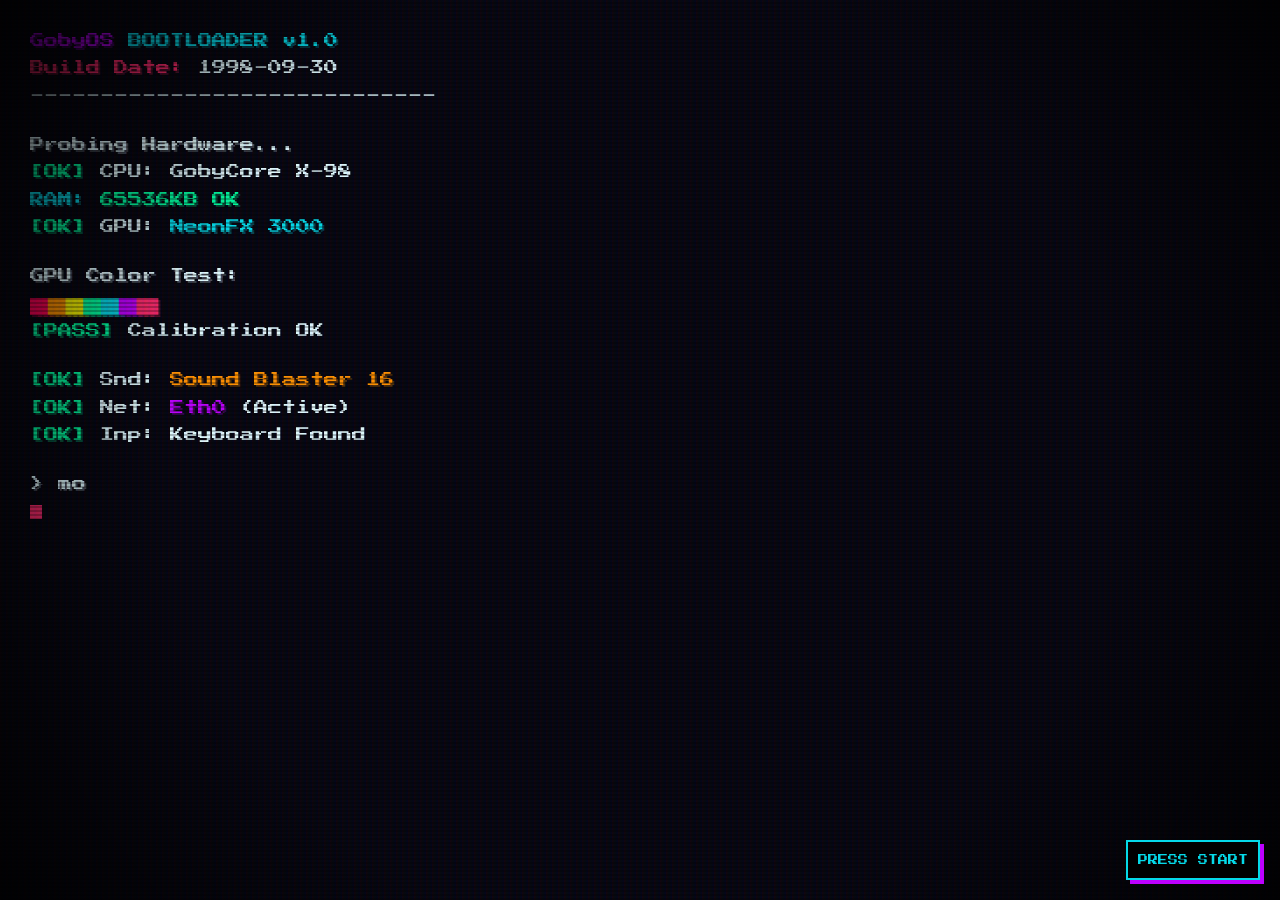
<file: personal/index.html>
<!doctype html>
<html lang="en">
  <head>
    <meta charset="utf-8" />
    <meta name="viewport" content="width=device-width,initial-scale=1" />
    <title>GobyOS Boot - Gal Ben</title>

    <style>
      /* REQUESTED FONT */
      @import url("https://fonts.googleapis.com/css2?family=Press+Start+2P&display=swap");

      :root {
        /* Cyberpunk Neon Palette */
        --bg-color: #050510;
        --c-pink: #ff2a6d;
        --c-cyan: #05d9e8;
        --c-green: #00ff9f;
        --c-yellow: #f7f700;
        --c-orange: #ff9100;
        --c-purple: #bd00ff;
        --c-red: #ff0055;
        --c-white: #e0faff;
        
        --ui-font: "Press Start 2P", cursive;
      }

      html, body {
        height: 100%;
        margin: 0;
        overflow: hidden;
        background-color: var(--bg-color);
        color: var(--c-white);
        font-family: var(--ui-font);
        
        /* "Press Start 2P" is wide, so we use responsive sizing */
        font-size: clamp(9px, 1.5vw, 14px); 
        line-height: 1.6; /* Needs breathing room */
        
        /* DISABLE COPY / SELECT */
        -webkit-user-select: none;
        -moz-user-select: none;
        -ms-user-select: none;
        user-select: none;
        cursor: default;
      }

      /* CRT Scanline & Vignette Effects */
      body::before {
        content: " ";
        display: block;
        position: absolute;
        top: 0; left: 0; bottom: 0; right: 0;
        background: linear-gradient(rgba(18, 16, 16, 0) 50%, rgba(0, 0, 0, 0.25) 50%), 
                    linear-gradient(90deg, rgba(255,0,0,0.06), rgba(0,255,0,0.02), rgba(0,0,255,0.06));
        background-size: 100% 4px, 6px 100%;
        z-index: 99;
        pointer-events: none;
      }
      
      body::after {
        content: " ";
        display: block;
        position: absolute;
        top: 0; left: 0; bottom: 0; right: 0;
        background: radial-gradient(circle, rgba(0,0,0,0) 60%, rgba(0,0,0,0.85) 100%);
        z-index: 99;
        pointer-events: none;
      }

      #terminal {
        position: relative;
        z-index: 1;
        padding: 30px; /* Reduced padding for mobile */
        width: 100%;
        height: 100%;
        box-sizing: border-box;
        overflow-y: auto;
        padding-bottom: 100px;
      }

      /* Custom Scrollbar */
      #terminal::-webkit-scrollbar { width: 8px; }
      #terminal::-webkit-scrollbar-thumb { background: var(--c-purple); }
      #terminal::-webkit-scrollbar-track { background: #000; }

      /* Utility Classes for Colors */
      .c-pink   { color: var(--c-pink); text-shadow: 2px 2px 0px rgba(255, 42, 109, 0.3); }
      .c-cyan   { color: var(--c-cyan); text-shadow: 2px 2px 0px rgba(5, 217, 232, 0.3); }
      .c-green  { color: var(--c-green); text-shadow: 2px 2px 0px rgba(0, 255, 159, 0.3); }
      .c-purple { color: var(--c-purple); text-shadow: 2px 2px 0px rgba(189, 0, 255, 0.3); }
      .c-red    { color: var(--c-red); text-shadow: 2px 2px 0px rgba(255, 0, 85, 0.3); }
      .c-yellow { color: var(--c-yellow); text-shadow: 2px 2px 0px rgba(247, 247, 0, 0.3); }
      .c-orange { color: var(--c-orange); text-shadow: 2px 2px 0px rgba(255, 145, 0, 0.3); }
      .c-white  { color: var(--c-white); text-shadow: 2px 2px 0px rgba(224, 250, 255, 0.3); }
      
      .dim { opacity: 0.7; }

      /* Rainbow Bar Logic */
      .rainbow-block {
        display: inline-block;
        letter-spacing: -4px; /* Tighten blocks for pixel font */
      }

      /* The Blinking Cursor */
      .cursor {
        display: inline-block;
        width: 12px;
        height: 1em;
        background-color: var(--c-pink);
        vertical-align: text-bottom;
        animation: blink 1s step-end infinite;
      }
      @keyframes blink { 0%, 100% { opacity: 1; } 50% { opacity: 0; } }

      /* Skip Button */
      #skip-hint {
        position: fixed;
        bottom: 20px;
        right: 20px;
        font-family: var(--ui-font);
        font-size: 10px; /* Small pixel font */
        color: var(--c-cyan);
        z-index: 100;
        opacity: 0;
        transition: opacity 0.5s ease;
        border: 2px solid var(--c-cyan);
        padding: 10px;
        background: #000;
        box-shadow: 4px 4px 0px var(--c-purple);
        cursor: pointer;
        pointer-events: auto;
      }
      #skip-hint:hover {
        background: var(--c-cyan);
        color: #000;
        box-shadow: 4px 4px 0px var(--c-white);
      }

      @media (max-width: 600px) {
        #terminal { padding: 15px; }
      }
      
      .line { margin-bottom: 5px; min-height: 1.2em; word-break: break-all; }
    </style>
  </head>
  
  <body>
    
    <div id="terminal"></div>
    <div id="skip-hint">PRESS START</div>

    <script>
      /* CONFIGURATION */
      const TYPE_SPEED = 15; 
      const LINE_PAUSE = 40; 
      const TARGET_URL = "site/index.html";
      const BUILD_DATE = "1998-09-30"; // User Birth Date

      // Helper to generate rainbow blocks
      const RB = "█";
      const RAINBOW_LINE = `
        <span class="rainbow-block">
          <span class="c-red">${RB}${RB}${RB}</span><span class="c-orange">${RB}${RB}${RB}</span><span class="c-yellow">${RB}${RB}${RB}</span><span class="c-green">${RB}${RB}${RB}</span><span class="c-cyan">${RB}${RB}${RB}</span><span class="c-purple">${RB}${RB}${RB}</span><span class="c-pink">${RB}${RB}${RB}</span>
        </span>
      `;

      /* * BOOT SEQUENCE */
      const bootSequence = [
        `<span class="c-purple">GobyOS</span> <span class="c-cyan">BOOTLOADER v1.0</span>`,
        `<span class="c-pink">Build Date:</span> ${BUILD_DATE}`,
        `-----------------------------`,
        "",
        `<span class="c-white">Probing Hardware...</span>`,
        `<span class="c-green">[OK]</span> CPU: GobyCore X-98`,
        "MEMTEST", // Dynamic memory line
        `<span class="c-green">[OK]</span> GPU: <span class="c-cyan">NeonFX 3000</span>`,
        "",
        `<span class="c-white">GPU Color Test:</span>`,
        RAINBOW_LINE, 
        `<span class="c-green">[PASS]</span> Calibration OK`,
        "",
        `<span class="c-green">[OK]</span> Snd: <span class="c-orange">Sound Blaster 16</span>`,
        `<span class="c-green">[OK]</span> Net: <span class="c-purple">Eth0</span> (Active)`,
        `<span class="c-green">[OK]</span> Inp: Keyboard Found`,
        "",
        "> mounting /dev/sda1...",
        "> checking hash...",
        `<span class="c-green">[OK]</span> Hash: 9f86d081`,
        "",
        "> login: root",
        "> password: ********",
        "",
        `<span class="c-cyan">ACCESS GRANTED</span>`,
        `<span class="c-pink dim">User: Gal Ben</span>`,
        "",
        "> load control_sys.sys",
        "> load mech_mod.lib",
        "",
        `<span class="c-yellow">[INFO]</span> Starting UI...`,
        `<span class="c-purple">Loading Session >>></span>`,
      ];

      const terminal = document.getElementById("terminal");
      const skipHint = document.getElementById("skip-hint");
      let skipped = false;

      // Memory Test Logic
      async function runMemoryTest(div) {
        div.innerHTML = `<span class="c-cyan">RAM:</span> <span class="c-yellow">0KB</span>`;
        const total = 65536; 
        let current = 0;
        const step = 4096; // Faster steps
        
        while (current <= total) {
            if (skipped) {
                div.innerHTML = `<span class="c-cyan">RAM:</span> <span class="c-green">${total}KB OK</span>`;
                return;
            }
            div.innerHTML = `<span class="c-cyan">RAM:</span> <span class="c-yellow">${current}KB</span>`;
            current += step;
            window.scrollTo(0, document.body.scrollHeight);
            await new Promise(r => setTimeout(r, 10)); 
        }
        div.innerHTML = `<span class="c-cyan">RAM:</span> <span class="c-green">${total}KB OK</span>`;
      }

      async function typeText() {
        const cursor = document.createElement("span");
        cursor.className = "cursor";
        terminal.appendChild(cursor);

        for (let line of bootSequence) {
          if (skipped) return;

          const div = document.createElement("div");
          div.className = "line";
          terminal.insertBefore(div, cursor);

          if (line === "MEMTEST") {
             await runMemoryTest(div);
             await new Promise(r => setTimeout(r, LINE_PAUSE));
             continue;
          }

          // User Input Logic
          if (line.trim().startsWith(">")) {
            div.className = "line c-white"; 
            for (let char of line) {
              if (skipped) return;
              div.textContent += char;
              window.scrollTo(0, document.body.scrollHeight);
              await new Promise(r => setTimeout(r, TYPE_SPEED + Math.random() * 20));
            }
          } 
          // System Output Logic
          else {
            div.innerHTML = line;
            window.scrollTo(0, document.body.scrollHeight);
          }

          await new Promise(r => setTimeout(r, LINE_PAUSE));
        }

        if (!skipped) {
          setTimeout(finishBoot, 800);
        }
      }

      function finishBoot() {
        window.location.href = TARGET_URL;
      }

      function skip() {
        if (skipped) return;
        skipped = true;
        
        const cursor = document.querySelector(".cursor");
        if(cursor) cursor.remove();
        
        const lastLine = document.createElement("div");
        lastLine.className = "c-pink line";
        lastLine.textContent = ">>> WARP DRIVE ACTIVE";
        terminal.appendChild(lastLine);
        window.scrollTo(0, document.body.scrollHeight);

        setTimeout(finishBoot, 200);
      }

      document.addEventListener("keydown", skip);
      document.addEventListener("click", skip);
      document.addEventListener("touchstart", skip);
      skipHint.addEventListener("click", (e) => {
          e.stopPropagation(); 
          skip();
      });

      setTimeout(() => {
        if(!skipped) skipHint.style.opacity = 1;
      }, 1000);

      window.onload = typeText;
    </script>
  </body>
</html>
</file>
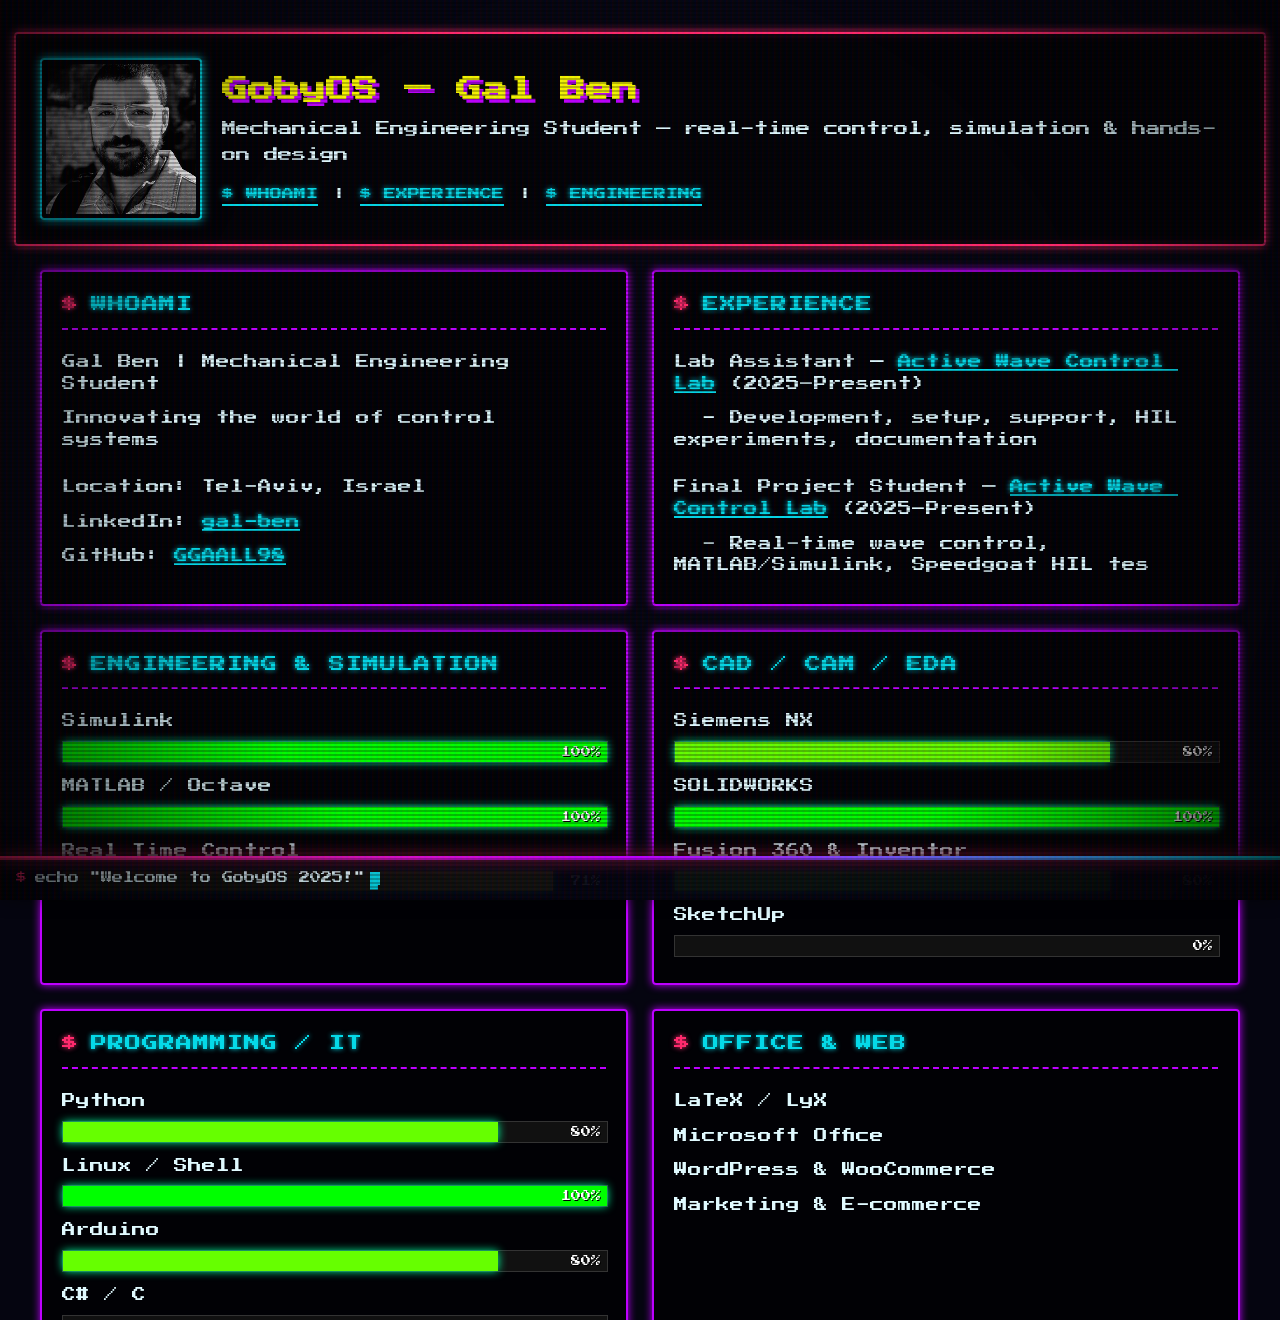
<file: personal/site/index.html>
<!doctype html>
<html lang="en">
  <head>
    <meta charset="utf-8" />
    <meta name="viewport" content="width=device-width,initial-scale=1" />
    <title>GobyOS - Gal Ben</title>
    <link rel="stylesheet" href="styles.css" />

    <!-- Primary Meta Tags -->
    <meta
      name="title"
      content="Gal Ben - Mechanical Engineer & Control Systems Developer"
    />
    <meta
      name="description"
      content="Exploring control systems, mechanics, and acoustics. A minimalist engineer building ideas from simulation to hardware. Booting innovation from the command line."
    />

    <!-- Open Graph / Facebook -->
    <meta property="og:type" content="website" />
    <meta property="og:url" content="https://ggaall98.github.io/GobyOS-2025/" />
    <meta
      property="og:title"
      content="Gal Ben - Mechanical Engineer & Control Systems Developer"
    />
    <meta
      property="og:description"
      content="Exploring control systems, mechanics, and acoustics. A minimalist engineer building ideas from simulation to hardware. Booting innovation from the command line."
    />
    <!-- <meta property="og:image" content="https://goby.dev/assets/preview.png"> -->

    <!-- Twitter -->
    <!-- <meta name="twitter:card" content="summary_large_image"> -->
    <meta
      name="twitter:url"
      content="https://ggaall98.github.io/GobyOS-2025/"
    />
    <meta
      name="twitter:title"
      content="Gal Ben - Mechanical Engineer & Control Systems Developer"
    />
    <meta
      name="twitter:description"
      content="Exploring control systems, mechanics, and acoustics. A minimalist engineer building ideas from simulation to hardware. Booting innovation from the command line."
    />
    <!-- <meta name="twitter:image" content="https://goby.dev/assets/preview.png"> -->

    <!-- Theme & Color -->
    <meta name="theme-color" content="#0a0a0a" />
    <meta name="color-scheme" content="dark light" />

    <!-- Technical SEO -->
    <meta name="robots" content="index, follow" />
    <meta name="language" content="en" />
    <meta name="author" content="Gal Ben" />
    <meta name="viewport" content="width=device-width, initial-scale=1.0" />

    <!-- Performance & Branding -->
    <!-- <link rel="icon" type="image/png" href="/assets/favicon.png"> -->
    <!-- <link rel="manifest" href="/manifest.json"> -->
    <link rel="canonical" href="https://ggaall98.github.io/GobyOS-2025/" />
  </head>
  <body>
    <!-- HERO -->
    <div class="hero" id="top">
      <img src="profile.webp" alt="Profile" class="profile-pic" />
      <div class="text">
        <h1>GobyOS — Gal Ben</h1>
        <p>
          Mechanical Engineering Student — real-time control, simulation &
          hands-on design
        </p>
        <div class="nav-links">
          <a href="#whoami-panel">$ WHOAMI</a> |
          <a href="#experience-panel">$ EXPERIENCE</a> |
          <a href="#engineering-panel">$ ENGINEERING</a>
        </div>
      </div>
    </div>

    <!-- PANELS -->
    <div class="container">
      <div class="panel" id="whoami-panel">
        <div class="panel-title">
          <span class="dollar">$</span><span class="name">WHOAMI</span>
        </div>
      </div>

      <div class="panel" id="experience-panel">
        <div class="panel-title">
          <span class="dollar">$</span><span class="name">EXPERIENCE</span>
        </div>
      </div>

      <div class="panel" id="engineering-panel">
        <div class="panel-title">
          <span class="dollar">$</span
          ><span class="name">ENGINEERING &amp; SIMULATION</span>
        </div>
      </div>

      <div class="panel" id="cad-panel">
        <div class="panel-title">
          <span class="dollar">$</span><span class="name">CAD / CAM / EDA</span>
        </div>
      </div>

      <div class="panel" id="programming-panel">
        <div class="panel-title">
          <span class="dollar">$</span
          ><span class="name">PROGRAMMING / IT</span>
        </div>
      </div>

      <div class="panel" id="office-panel">
        <div class="panel-title">
          <span class="dollar">$</span
          ><span class="name">OFFICE &amp; WEB</span>
        </div>
      </div>
    </div>

    <!-- Countdown -->
    <div
      class="countdown"
      id="grad-countdown"
      style="padding-bottom: 3rem"
      aria-live="polite"
    ></div>

    <!-- Fixed bottom spacing -->
    <div style="padding-bottom: 4rem" aria-hidden="true"></div>

    <!-- Fixed bottom terminal -->
    <div class="bottom-terminal" aria-hidden="false">
      <span class="prompt">$</span>
      <span class="cmd-text" aria-hidden="true"></span>
      <span class="cursor">█</span>
    </div>

    <!-- external script -->
    <script src="app.js" defer></script>
  </body>
</html>
</file>
<file: personal/site/styles.css>
@import url("https://fonts.googleapis.com/css2?family=Press+Start+2P&display=swap");
@import url("https://fonts.googleapis.com/css2?family=JetBrains+Mono:wght@400;700&display=swap");

:root {
  /* Cyberpunk Palette */
  --bg-color: #050510;
  --c-pink: #ff2a6d;
  --c-cyan: #05d9e8;
  --c-green: #00ff9f;
  --c-purple: #bd00ff;
  --c-yellow: #f7f700;
  --c-white: #e0faff;
  
  --terminal-space: 9.5rem;
  
  /* Standard Spacing for Pixel Font */
  --line-height: 1.6;
}

/* Base layout with CRT scanline effect */
html,
body {
  height: 100%;
  margin: 0;
}

body {
  min-height: 100vh;
  /* Use the requested arcade font */
  font-family: "Press Start 2P", cursive; 
  /* Responsive font sizing for the wide pixel font */
  font-size: clamp(10px, 1.5vw, 12px);
  line-height: var(--line-height);
  
  padding: 2rem;
  padding-bottom: calc(var(--terminal-space) + 2rem);
  display: flex;
  flex-direction: column;
  align-items: center;
  
  color: var(--c-white);
  background-color: var(--bg-color);
  
  /* Disable selection for immersion */
  -webkit-user-select: none;
  user-select: none;
  overflow-x: hidden;
}

/* CRT Scanline Overlay */
body::before {
  content: " ";
  display: block;
  position: fixed;
  top: 0; left: 0; bottom: 0; right: 0;
  background: linear-gradient(rgba(18, 16, 16, 0) 50%, rgba(0, 0, 0, 0.25) 50%), 
              linear-gradient(90deg, rgba(255,0,0,0.06), rgba(0,255,0,0.02), rgba(0,0,255,0.06));
  background-size: 100% 4px, 6px 100%;
  z-index: 9999;
  pointer-events: none;
}

/* Vignette (Dark Corners) */
body::after {
  content: " ";
  display: block;
  position: fixed;
  top: 0; left: 0; bottom: 0; right: 0;
  background: radial-gradient(circle, rgba(0,0,0,0) 60%, rgba(0,0,0,0.7) 100%);
  z-index: 9998;
  pointer-events: none;
}

/* Links */
a {
  color: var(--c-cyan);
  text-decoration: none;
  border-bottom: 2px solid var(--c-cyan);
  transition: all 0.2s ease;
  text-shadow: 0 0 5px var(--c-cyan);
}
a:hover {
  color: var(--bg-color);
  background-color: var(--c-cyan);
  box-shadow: 0 0 15px var(--c-cyan);
}

/* Hero Section */
.hero {
  border: 2px solid var(--c-pink);
  border-radius: 4px;
  padding: 1.5rem;
  margin-bottom: 1.5rem;
  width: 100%;
  max-width: 1200px;
  display: grid;
  grid-template-columns: 1fr;
  gap: 1.5rem;
  align-items: center;
  
  /* Neon Glow */
  box-shadow: 0 0 10px var(--c-pink), inset 0 0 10px rgba(255, 42, 109, 0.2);
  background: rgba(0, 0, 0, 0.6);
  backdrop-filter: blur(2px);
}

@media (min-width: 900px) {
  .hero {
    grid-template-columns: 150px 1fr;
    gap: 2rem;
  }
  .hero .text {
    text-align: left;
  }
}

.hero img {
  width: 150px;
  height: 150px;
  object-fit: cover;
  border: 2px solid var(--c-cyan);
  border-radius: 4px;
  padding: 4px;
  image-rendering: pixelated;
  display: block;
  box-shadow: 0 0 10px var(--c-cyan);
}

.hero h1 {
  margin: 0 0 10px 0;
  font-size: 1.6rem;
  color: var(--c-yellow);
  text-shadow: 4px 4px 0px var(--c-purple);
  line-height: 1.4;
}

.hero p {
  margin: 0.5rem 0;
  font-size: 0.9rem;
  color: var(--c-white);
  line-height: 1.8;
}

.nav-links {
  margin-top: 1rem;
  display: flex;
  gap: 15px;
  flex-wrap: wrap;
}

/* Panels Grid */
.container {
  width: 100%;
  max-width: 1200px;
  display: grid;
  grid-template-columns: 1fr;
  gap: 1.5rem;
}

@media (min-width: 1000px) {
  .container {
    grid-template-columns: repeat(2, 1fr);
  }
}

/* Panel Visual */
.panel {
  border: 2px solid var(--c-purple);
  border-radius: 4px;
  padding: 1.25rem;
  min-height: 200px;
  overflow: hidden;
  display: flex;
  flex-direction: column;
  justify-content: flex-start;
  box-sizing: border-box;
  
  /* Neon Glow */
  box-shadow: 0 0 8px var(--c-purple);
  background: rgba(0, 0, 0, 0.7);
}

/* Panel Title */
.panel-title {
  display: flex;
  align-items: center;
  gap: 0.8rem;
  margin: 0 0 1rem 0;
  font-size: 1rem;
  text-transform: uppercase;
  border-bottom: 2px dashed var(--c-purple);
  padding-bottom: 10px;
}

.panel-title .dollar {
  color: var(--c-pink);
  text-shadow: 0 0 5px var(--c-pink);
}

.panel-title .name {
  color: var(--c-cyan);
  text-shadow: 0 0 5px var(--c-cyan);
  letter-spacing: 1px;
}

/* Console Text */
.console-line {
  margin: 0.4rem 0;
  white-space: pre-wrap;
  line-height: 1.6;
  font-size: 0.85rem;
  color: var(--c-white);
}

/* Progress Bars */
.progress-bar-container {
  position: relative;
  width: 100%;
  height: 20px;
  background: #111;
  margin-top: 8px;
  border: 1px solid #333;
}

.progress-bar {
  height: 100%;
  /* Default to neon green, JS will override for gradient effect */
  background: var(--c-green);
  width: 0%;
  box-shadow: 0 0 10px var(--c-green);
  transition: width 0.5s ease;
}

.progress-percent {
  position: absolute;
  right: 6px;
  top: 2px;
  font-size: 10px;
  color: #fff;
  z-index: 2;
  text-shadow: 1px 1px 0 #000;
}

/* Graduation Countdown */
.countdown {
  margin-top: 1rem;
  font-size: 0.8rem;
  color: var(--c-yellow);
  text-shadow: 0 0 5px var(--c-yellow);
  text-align: center;
}

/* Fixed Bottom Terminal - UPDATED */
.bottom-terminal {
  position: fixed;
  bottom: 0;
  left: 0;
  width: 100%;
  background: rgba(5, 5, 16, 0.95);
  
  /* Removed simple border, replaced with pseudo-element below */
  border-top: none; 
  
  color: var(--c-cyan);
  font-family: "Press Start 2P", cursive;
  font-size: 0.7rem;
  padding: 0.8rem 1rem;
  
  display: flex;
  align-items: center;
  z-index: 100;
  box-sizing: border-box;
  box-shadow: 0 -5px 20px rgba(0, 0, 0, 0.8);
}

/* The Animated Glowing Bar */
.bottom-terminal::before {
  content: "";
  position: absolute;
  top: 0;
  left: 0;
  width: 100%;
  height: 4px; /* Thickness of the bar */
  
  /* Rainbow Cyberpunk Gradient */
  background: linear-gradient(90deg, 
    var(--c-pink), 
    var(--c-purple), 
    var(--c-cyan), 
    var(--c-green), 
    var(--c-pink)
  );
  background-size: 200% 100%;
  
  /* Animation and Glow */
  animation: barMove 3s linear infinite;
  box-shadow: 0 0 15px var(--c-pink);
  z-index: 101;
}

@keyframes barMove {
  0% { background-position: 0% 0; }
  100% { background-position: 200% 0; }
}

.bottom-terminal .prompt {
  margin-right: 0.5rem;
  color: var(--c-pink);
}

.bottom-terminal .cursor {
  display: inline-block;
  width: 10px;
  height: 1.2em;
  background-color: var(--c-cyan);
  margin-left: 5px;
  animation: blink 1s step-end infinite;
}

@keyframes blink {
  0%, 50% { opacity: 1; }
  51%, 100% { opacity: 0; }
}

.bottom-terminal .cmd-text {
  white-space: pre-wrap;
  color: var(--c-white);
}

/* Mobile Adjustments */
@media (max-width: 600px) {
  body {
    padding: 1rem;
    padding-bottom: 8rem;
  }
  .hero {
    padding: 1rem;
  }
  .panel {
    padding: 1rem;
  }
  .hero h1 {
    font-size: 1.2rem;
  }
}
</file>
